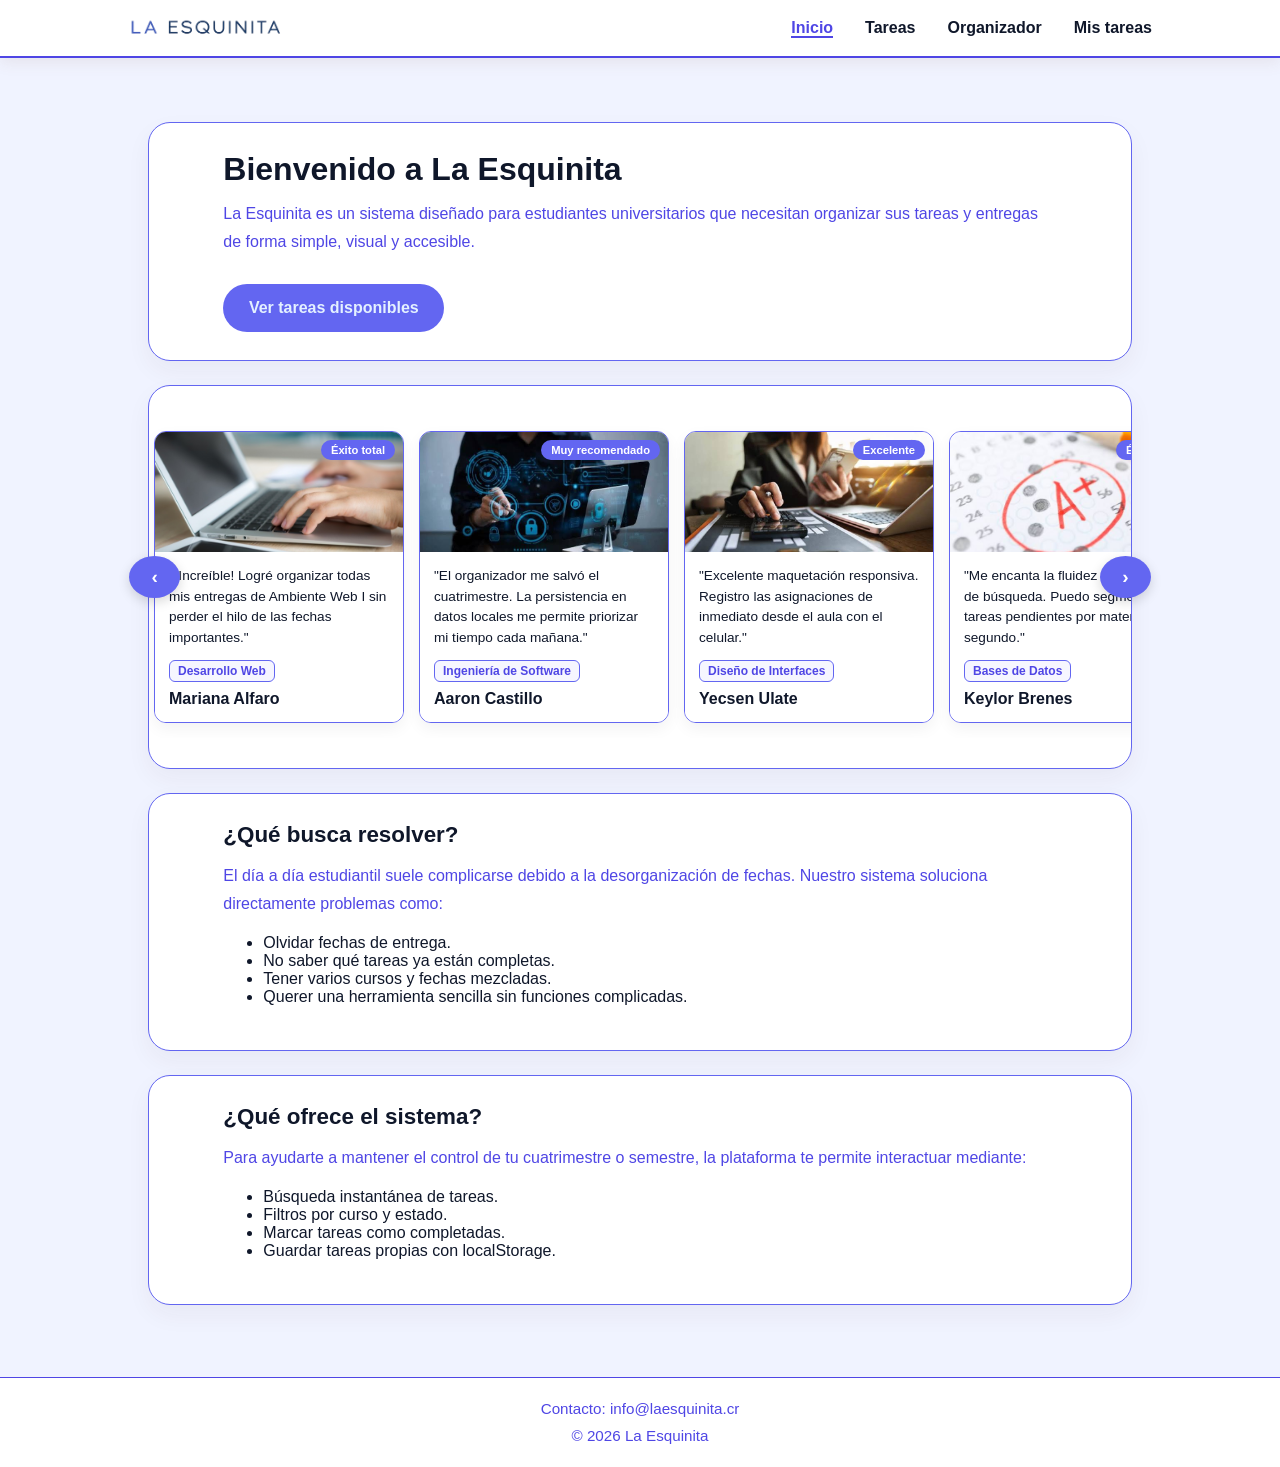
<file: index.html>
<!DOCTYPE html>
<html lang="es">

<head>
    <meta charset="UTF-8">
    <meta name="viewport" content="width=device-width, initial-scale=1.0">
    <meta name="description"
        content="La Esquinita - Organiza tus tareas universitarias y controla tus entregas desde cualquier dispositivo." />
    <meta name="keywords"
        content="tareas universitarias, organización, calendario, pendientes, localStorage, La Esquinita" />
    <link rel="stylesheet" href="css/styles.css">
    <title>La Esquinita | Inicio</title>
</head>

<body>
    <header>
        <div class="container">
            <div class="brand-header">
                <img src="asset/images/letrasLogo.png" alt="Logo La Esquinita" class="logo-img">
            </div>

            <!-- Checkbox oculto que controla el menú -->
            <input type="checkbox" id="menu-toggle" class="menu-toggle">

            <!-- Botón visual del menú hamburguesa -->
            <label for="menu-toggle" class="menu-button">
                <span></span>
                <span></span>
                <span></span>
            </label>

            <nav>
                <ul>
                    <li><a href="index.html" class="active">Inicio</a></li>
                    <li><a href="tareas.html">Tareas</a></li>
                    <li><a href="Organizador.html">Organizador</a></li>
                    <li><a href="Organizador.html#mis-tareas">Mis tareas</a></li>
                </ul>
            </nav>
        </div>
    </header>

    <main>
        <section class="hero-section">
            <div class="container">
                <h1>Bienvenido a La Esquinita</h1>
                <p>La Esquinita es un sistema diseñado para estudiantes universitarios que necesitan organizar sus
                    tareas y entregas de forma simple, visual y accesible.</p>
                <div class="button-row">
                    <a class="button button-primary button-main-action" href="tareas.html">Ver tareas disponibles</a>
                </div>
            </div>
        </section>
        <section class="testimonials-section">
            <div class="carousel-wrapper">
                <button class="carousel-btn prev-btn" id="carousel-prev" type="button">‹</button>

                <div id="testimonials-container" class="testimonials-grid"></div>

                <button class="carousel-btn next-btn" id="carousel-next" type="button">›</button>
            </div>
        </section>
        <section class="problem-section">
            <div class="container">
                <h2>¿Qué busca resolver?</h2>
                <p>El día a día estudiantil suele complicarse debido a la desorganización de fechas. Nuestro sistema
                    soluciona directamente problemas como:</p>
                <ul>
                    <li>Olvidar fechas de entrega.</li>
                    <li>No saber qué tareas ya están completas.</li>
                    <li>Tener varios cursos y fechas mezcladas.</li>
                    <li>Querer una herramienta sencilla sin funciones complicadas.</li>
                </ul>
            </div>
        </section>
        <section class="features-section">
            <div class="container">
                <h2>¿Qué ofrece el sistema?</h2>
                <p>Para ayudarte a mantener el control de tu cuatrimestre o semestre, la plataforma te permite
                    interactuar mediante:</p>
                <ul>
                    <li>Búsqueda instantánea de tareas.</li>
                    <li>Filtros por curso y estado.</li>
                    <li>Marcar tareas como completadas.</li>
                    <li>Guardar tareas propias con localStorage.</li>
                </ul>
            </div>
        </section>
    </main>
    <footer>
        <div class="container">
            <p>Contacto: info@laesquinita.cr</p>
            <p>© 2026 La Esquinita</p>
        </div>
    </footer>
    <script src="js/inicio.js"></script>
</body>

</html>
</file>
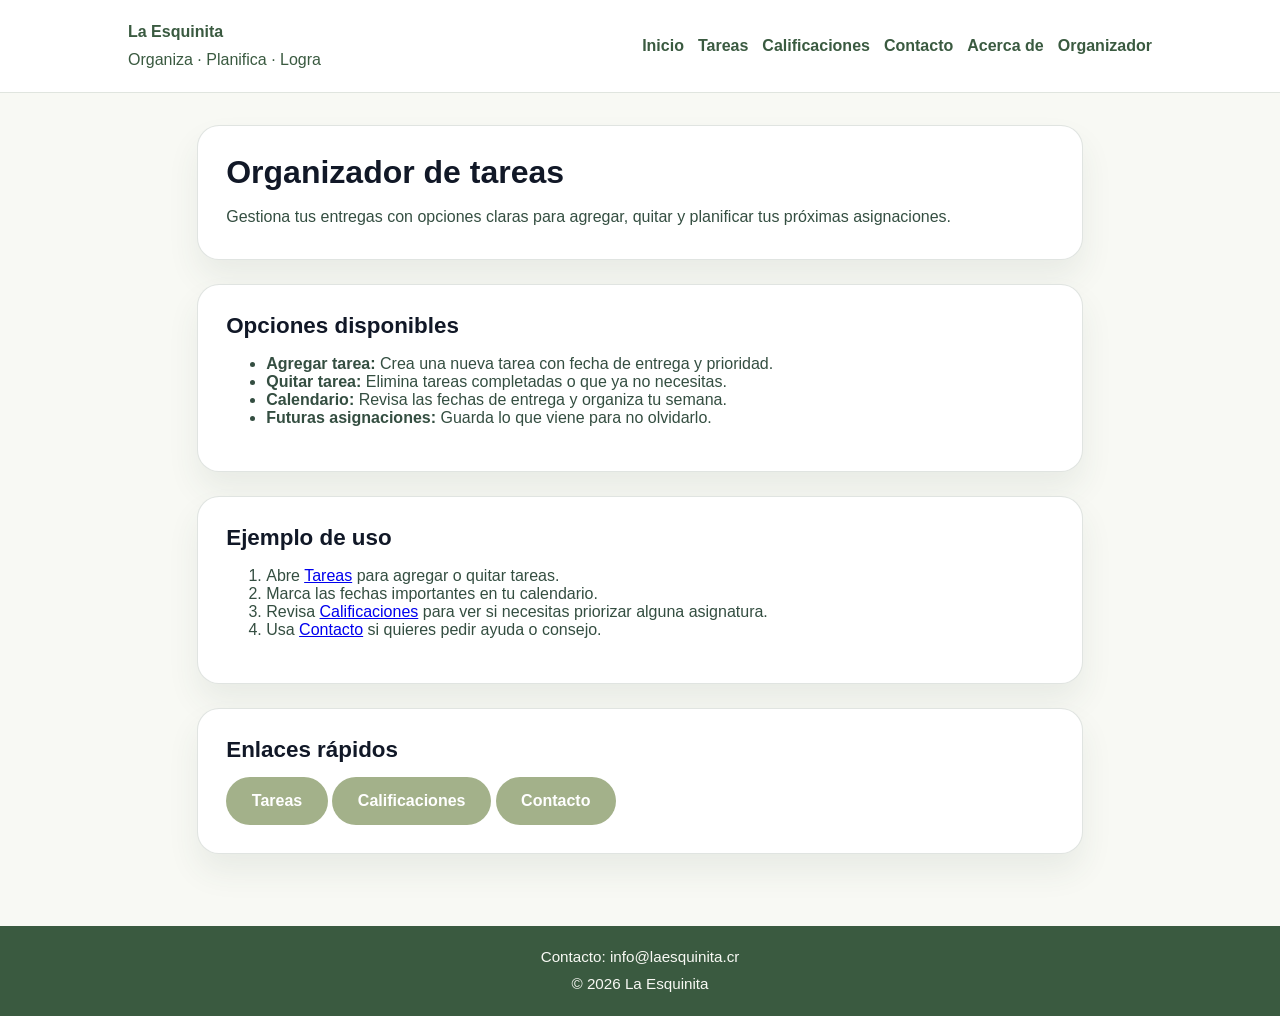
<file: eventos.html>
<!DOCTYPE html>
<html lang="es">
<head>
    <meta charset="UTF-8">
    <meta name="viewport" content="width=device-width, initial-scale=1.0">
    <meta name="description" content="La Esquinita - Organizador de tareas universitarias con filtros, búsqueda y calendario." />
    <link rel="stylesheet" href="styles.css">
    <title>La Esquinita | Organizador</title>
</head>
<body>
    <header>
        <div class="container">
        <div class="brand-header">
            <div class="brand-logo" aria-hidden="true"></div>
            <div>
                <p class="brand-name"><strong>La Esquinita</strong></p>
                <p class="brand-tagline">Organiza · Planifica · Logra</p>
            </div>
        </div>
        <nav>
            <ul>
                <li><a href="index.html">Inicio</a></li>
                <li><a href="tareas.html">Tareas</a></li>
                <li><a href="calificaciones.html">Calificaciones</a></li>
                <li><a href="contacto.html">Contacto</a></li>
                <li><a href="acerca.html">Acerca de</a></li>
                <li><a href="eventos.html">Organizador</a></li>
            </ul>
        </nav>
        </div>
    </header>

    <main>
        <div class="container">
        <section>
            <h1>Organizador de tareas</h1>
            <p>Gestiona tus entregas con opciones claras para agregar, quitar y planificar tus próximas asignaciones.</p>
        </section>

        <section>
            <h2>Opciones disponibles</h2>
            <ul>
                <li><strong>Agregar tarea:</strong> Crea una nueva tarea con fecha de entrega y prioridad.</li>
                <li><strong>Quitar tarea:</strong> Elimina tareas completadas o que ya no necesitas.</li>
                <li><strong>Calendario:</strong> Revisa las fechas de entrega y organiza tu semana.</li>
                <li><strong>Futuras asignaciones:</strong> Guarda lo que viene para no olvidarlo.</li>
            </ul>
        </section>

        <section>
            <h2>Ejemplo de uso</h2>
            <ol>
                <li>Abre <a href="tareas.html">Tareas</a> para agregar o quitar tareas.</li>
                <li>Marca las fechas importantes en tu calendario.</li>
                <li>Revisa <a href="calificaciones.html">Calificaciones</a> para ver si necesitas priorizar alguna asignatura.</li>
                <li>Usa <a href="contacto.html">Contacto</a> si quieres pedir ayuda o consejo.</li>
            </ol>
        </section>
        <section>
            <h2>Enlaces rápidos</h2>
            <div class="button-row">
                <a class="button button-primary button-eventos-tareas" href="tareas.html">Tareas</a>
                <a class="button button-primary button-eventos-calificaciones" href="calificaciones.html">Calificaciones</a>
                <a class="button button-primary button-eventos-contacto" href="contacto.html">Contacto</a>
            </div>
        </section>
        </div>
    </main>

    <footer>
        <p>Contacto: info@laesquinita.cr</p>
        <p>© 2026 La Esquinita</p>
    </footer>
</body>
</html>
</file>
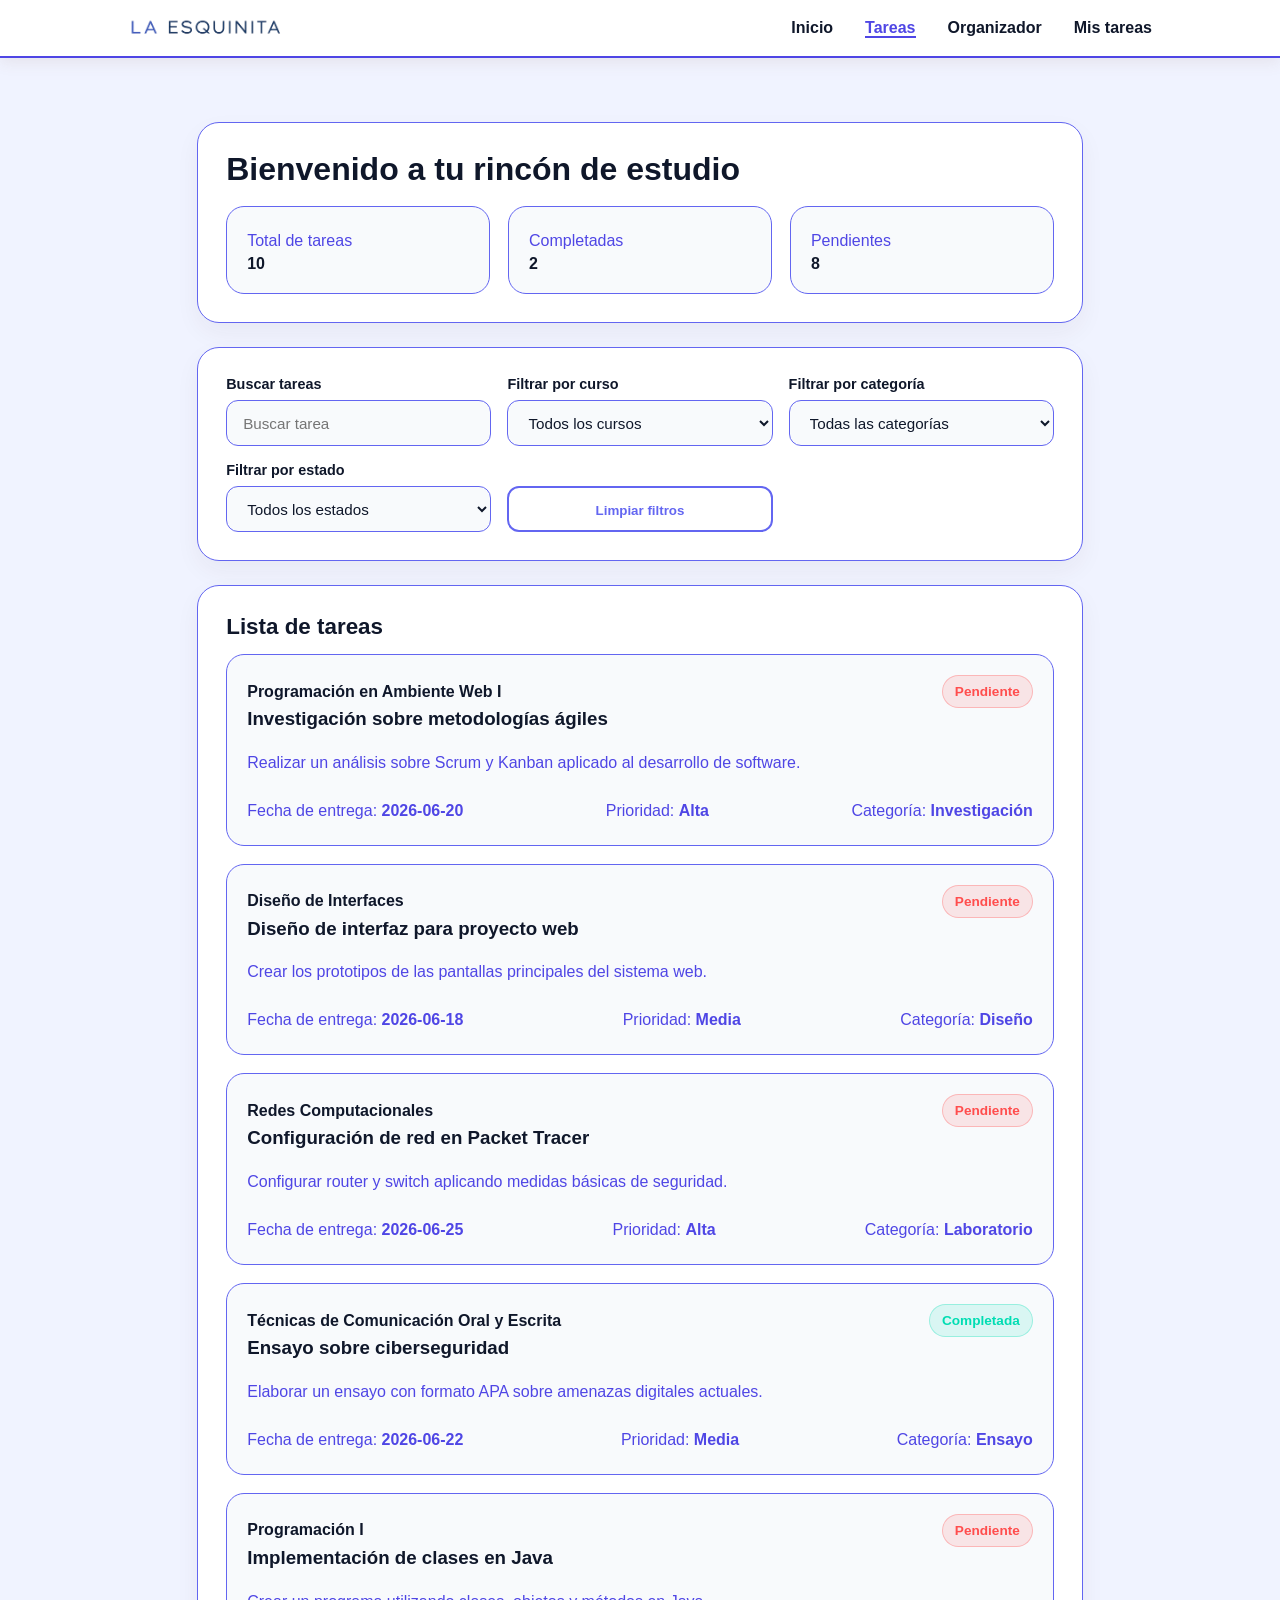
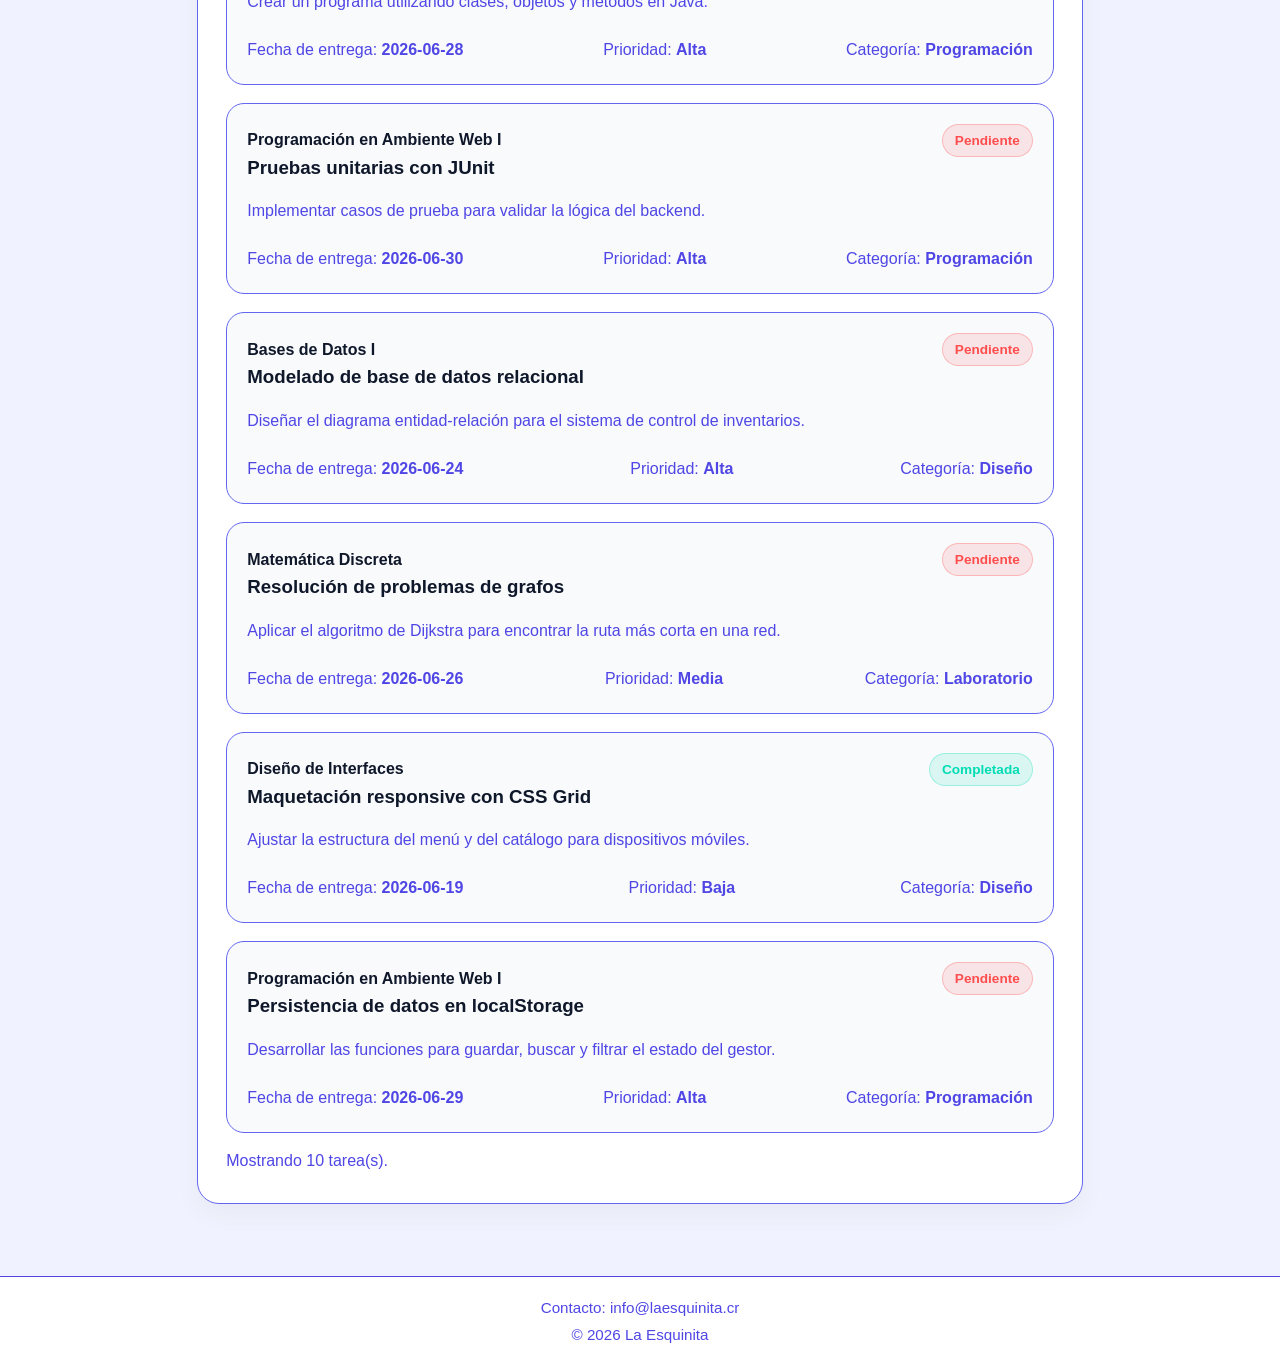
<file: tareas.html>
<!DOCTYPE html>
<html lang="es">

<head>
    <meta charset="UTF-8">
    <meta name="viewport" content="width=device-width, initial-scale=1.0">
    <meta name="description"
        content="La Esquinita - Sistema de organización de tareas universitarias con filtros y almacenamiento local." />
    <meta name="keywords" content="tareas universitarias, organizar, localStorage, filtros, búsqueda" />
    <link rel="stylesheet" href="css/styles.css">
    <title>La Esquinita | Tareas</title>
</head>

<body>
    <header>
        <div class="container">
            <div class="brand-header">
                <img src="asset/images/letrasLogo.png" alt="Logo La Esquinita" class="logo-img">
            </div>

            <!-- Checkbox oculto que controla el menú -->
            <input type="checkbox" id="menu-toggle" class="menu-toggle">

            <!-- Botón visual del menú hamburguesa -->
            <label for="menu-toggle" class="menu-button">
                <span></span>
                <span></span>
                <span></span>
            </label>
            <nav>
                <ul>
                    <li><a href="index.html">Inicio</a></li>
                    <li><a href="tareas.html" class="active">Tareas</a></li>
                    <li><a href="Organizador.html">Organizador</a></li>
                    <li><a href="Organizador.html#mis-tareas">Mis tareas</a></li>
                </ul>
            </nav>
        </div>
    </header>
    <main>
        <div class="container">
            <section>
                <h1>Bienvenido a tu rincón de estudio</h1>
                <div class="stats-grid">
                    <div class="stat-card">
                        <p>Total de tareas</p>
                        <strong id="totalTareas">0</strong>
                    </div>
                    <div class="stat-card">
                        <p>Completadas</p>
                        <strong id="tareasCompletadas">0</strong>
                    </div>
                    <div class="stat-card">
                        <p>Pendientes</p>
                        <strong id="tareasPendientes">0</strong>
                    </div>
                </div>
            </section>
            <section class="controls-grid">
                <div class="control-card">
                    <label for="buscarTarea">Buscar tareas</label>
                    <input id="buscarTarea" type="search" placeholder="Buscar tarea" autocomplete="off">
                </div>
                <div class="control-card">
                    <label for="filtroCurso">Filtrar por curso</label>
                    <select id="filtroCurso">
                        <option value="">Todos los cursos</option>
                    </select>
                </div>
                <div class="control-card">
                    <label for="filtroCategoria">Filtrar por categoría</label>
                    <select id="filtroCategoria">
                        <option value="">Todas las categorías</option>
                    </select>
                </div>
                <div class="control-card">
                    <label for="filtroEstado">Filtrar por estado</label>
                    <select id="filtroEstado">
                        <option value="">Todos los estados</option>
                        <option value="pendiente">Pendientes</option>
                        <option value="completada">Completadas</option>
                    </select>
                </div>
                <div class="control-card control-actions">
                    <button class="button button-secondary button-limpiar-filtros" id="clear-filters"
                        type="button">Limpiar filtros</button>
                </div>
            </section>
            <section>
                <h2>Lista de tareas</h2>
                <div id="tasks-list" class="tasks-grid"></div>
                <p id="empty-state" class="empty-state">No hay tareas para mostrar. Agrega una tarea nueva o ajusta tus
                    filtros.</p>
            </section>
        </div>
    </main>
    <footer>
        <div class="container">
            <p>Contacto: info@laesquinita.cr</p>
            <p>© 2026 La Esquinita</p>
        </div>
    </footer>
    <script src="js/tareas.js"></script>
</body>

</html>
</file>
<file: css/styles.css>
/* =====================================================
   LA ESQUINITA - ESTILOS GENERALES
   Contiene colores, tipografía y configuración base
===================================================== */
:root {
    color-scheme: light;
    font-family: 'Poppins', sans-serif;
    font-size: 16px;

    /* Fondos Vivos y Limpios */
    --bg: #f0f3ff;
    /* Fondo General - Azul sutil muy fresco y moderno */
    --bg-seccion: #ffffff;
    /* Fondo Secciones - Blanco puro para alto contraste */
    --card: #f8fafc;
    /* Fondo Tarjetas - Gris azulado ultra limpio */

    /* Paleta Eléctrica de Contraste */
    --brand-light: #6366f1;
    /* Índigo Eléctrico / Vivo para destacar */
    --brand-medium: #4f46e5;
    /* Azul Real Intenso para estados activos y enlaces */
    --brand-dark: #0f172a;
    /* Azul Oscuro Profundo (Casi negro) para textos principales */

    /* Colores de Estado Solicitados (Vivos y Vibrantes) */
    --estado-rojo: #ff4d4d;
    /* Pendiente / Eliminar */
    --estado-verde: #00ddb3;
    /* Completada (Verde turquesa ultra vivo) */
    --estado-naranja: #ff9f1c;
    /* En proceso / Pendiente aparte */
}

/* =====================================================
   CONFIGURACIÓN GENERAL
===================================================== */
* {
    box-sizing: border-box;
}

html,
body {
    overflow-x: hidden;
}

body {
    margin: 0;
    padding: 0;
    padding-top: 90px;
    background: var(--bg);
    color: var(--brand-dark);
}

.container {
    width: min(1024px, 90%);
    margin: 0 auto;
}

/* =====================================================
   ENCABEZADO Y MENÚ PRINCIPAL
===================================================== */
header {
    background: var(--bg-seccion);
    color: var(--brand-light);
    padding: 18px 0;
    border-bottom: 2px solid var(--brand-medium);
    box-shadow: 0 4px 15px rgba(140, 90, 60, 0.1);
    position: fixed;
    top: 0;
    left: 0;
    width: 100%;
    z-index: 1000;
}

header .container {
    display: flex;
    justify-content: space-between;
    align-items: center;
}

/* Logo */
.brand-header {
    display: flex;
    align-items: center;
}

.logo-img {
    width: 160px;
    height: auto;
    display: block;
}

/* Navegación */
nav ul {
    display: flex;
    flex-wrap: wrap;
    gap: 32px;
    padding: 0;
    margin: 0;
    list-style: none;
}

nav a {
    color: var(--brand-dark);
    text-decoration: none;
    font-weight: 600;
    transition: color 0.25s ease;
}

nav a:hover,
nav a:focus {
    color: var(--brand-light);
}

/* Enlace activo de navegación */
nav a.active {
    color: var(--brand-medium);
    border-bottom: 2px solid var(--brand-medium);
}

/* Checkbox oculto que controla el menú */
.menu-toggle {
    display: none;
}

/* Botón hamburguesa (oculto en escritorio) */
.menu-button {
    display: none;
    width: 34px;
    height: 28px;
    cursor: pointer;
    flex-direction: column;
    justify-content: space-between;
}

.menu-button span {
    display: block;
    height: 3px;
    background-color: var(--brand-medium);
    border-radius: 4px;
}

/* =====================================================
   CONTENIDO PRINCIPAL
===================================================== */
main {
    max-width: 1024px;
    margin: 0 auto;
    padding: 32px 20px 48px;
}

/* Cada sección del sitio con fondo blanco estricto */
section {
    background: var(--bg-seccion);
    border: 1px solid var(--brand-light);
    border-radius: 22px;
    box-shadow: 0 10px 25px rgba(75, 46, 43, 0.05);
    padding: 28px;
    margin-bottom: 24px;
}

/* Títulos */
h1,
h2,
h3 {
    color: var(--brand-dark);
    margin-top: 0;
}

h1 {
    font-size: clamp(2rem, 2.4vw, 2.6rem);
    margin-bottom: 12px;
}

h2 {
    font-size: 1.4rem;
    margin-bottom: 14px;
}

p {
    line-height: 1.75;
    margin: 0;
    color: var(--brand-medium);
}

html {
    scroll-behavior: smooth;
}

#mis-tareas {
    scroll-margin-top: 100px;
}
/* =====================================================
   BOTONES GENERALES DEL SISTEMA
===================================================== */
.button,
button,
a.button {
    display: inline-block;
    padding: 0.95rem 1.6rem;
    border-radius: 999px;
    text-decoration: none;
    font-weight: 600;
    cursor: pointer;
    transition: transform .2s ease, background .25s ease, box-shadow .25s ease;
}

/* Botón principal */
.button-primary,
#btnAgregarTarea {
    background: var(--brand-light);
    color: #e4f1ff;
    border: none;
}

.button-primary:hover,
#btnAgregarTarea:hover {
    background: var(--brand-medium);
    transform: translateY(-2px);
    box-shadow: 0 4px 10px rgba(99, 102, 241, 0.3);
}

/* Botón secundario */
.button-secondary {
    background: transparent;
    color: var(--brand-light);
    border: 2px solid var(--brand-light);
}

.button-secondary:hover {
    background: #e4f1ff;
    color: var(--brand-dark);
    transform: translateY(-2px);
}

.button-row {
    margin-top: 28px;
}

/* =====================================================
   TARJETAS DE ESTADÍSTICAS
===================================================== */
.stats-grid {
    display: grid;
    grid-template-columns: repeat(3, minmax(160px, 1fr));
    gap: 18px;
    margin-top: 18px;
}

.stat-card {
    background: var(--card);
    border: 1px solid var(--brand-light);
    border-radius: 18px;
    padding: 20px;
}

/* =====================================================
   TARJETAS DE TAREAS
===================================================== */
.tasks-grid {
    display: grid;
    grid-template-columns: 1fr;
    gap: 18px;
}

.task-card {
    background: var(--card);
    border-radius: 18px;
    padding: 20px;
    border: 1px solid var(--brand-light);
}

.task-top {
    display: flex;
    justify-content: space-between;
    gap: 16px;
    flex-wrap: wrap;
    align-items: center;
}

.task-course {
    color: var(--brand-dark);
    font-weight: 600;
}

.task-description {
    margin-bottom: 20px;
    color: var(--brand-medium);
}

.task-meta {
    display: flex;
    justify-content: space-between;
    flex-wrap: wrap;
    gap: 14px;
}

/* =====================================================
   ESTADOS DE LAS TAREAS (CHIPS ADAPTADOS A VARIABLES VIVAS)
===================================================== */
.status-chip {
    display: inline-flex;
    padding: 8px 12px;
    border-radius: 999px;
    font-size: .85rem;
    font-weight: 700;
}

/* Rojo vivo para pendiente */
.status-pendiente {
    background: rgba(255, 77, 77, 0.12);
    color: var(--estado-rojo);
    border: 1px solid rgba(255, 77, 77, 0.3);
}

/* Verde vivo para completada */
.status-completada {
    background: rgba(0, 221, 179, 0.12);
    color: var(--estado-verde);
    border: 1px solid rgba(0, 221, 179, 0.3);
}

/* Naranja vivo para en proceso / pendiente aparte */
.status-proceso {
    background: rgba(255, 159, 28, 0.12);
    color: var(--estado-naranja);
    border: 1px solid rgba(255, 159, 28, 0.3);
}

/* =====================================================
   FORMULARIO DEL ORGANIZADOR
===================================================== */
.task-layout {
    display: grid;
    grid-template-columns: minmax(0, 1fr) minmax(0, 1fr);
    gap: 24px;
    align-items: start;
}

.task-form {
    background: var(--bg-seccion);
    border-radius: 22px;
    padding: 28px;
    border: 1px solid var(--brand-light);
    box-shadow: 0 10px 25px rgba(75, 46, 43, 0.05);
}

.task-form .form-group {
    display: grid;
    gap: 10px;
    margin-bottom: 18px;
}

.task-form label {
    font-weight: 600;
    color: var(--brand-dark);
}

input,
select,
textarea {
    width: 100%;
    padding: 14px 16px;
    border: 1px solid var(--brand-light);
    border-radius: 14px;
    font: inherit;
    color: var(--brand-dark);
    background: var(--card);
    transition: outline 0.2s ease, box-shadow 0.2s ease;
}

textarea {
    min-height: 120px;
    resize: vertical;
}

input:focus,
select:focus,
textarea:focus {
    outline: 2px solid var(--brand-light);
    box-shadow: 0 0 8px rgba(99, 102, 241, 0.15);
}

.form-group input,
.form-group select,
.form-group textarea {
    min-width: 0;
}

/* =====================================================
   VISTA PREVIA
===================================================== */
.task-preview {
    background: var(--card);
    border-radius: 22px;
    padding: 28px;
    border: 1px solid var(--brand-light);
    min-height: 350px;
}

.task-preview h3 {
    color: var(--brand-dark);
    margin-bottom: 20px;
}

.task-preview p {
    margin-bottom: 12px;
    color: var(--brand-dark);
}

.task-form,
.task-preview {
    min-width: 0;
}


/* =====================================================
   FILTROS DE MIS TAREAS
===================================================== */
.filters-horizontal {
    display: flex;
    gap: 15px;
    flex-wrap: wrap;
    align-items: center;
}

.filters-horizontal select,
.filters-horizontal input {
    flex: 1;
    min-width: 180px;
}

/* =====================================================
   CONTROLES DE FILTROS EN TAREAS GENERALES
===================================================== */
.controls-grid {
    display: grid;
    grid-template-columns: repeat(auto-fit, minmax(220px, 1fr));
    gap: 16px;
    width: 100%;
    align-items: flex-end;
    margin-top: 15px;
}

.control-card {
    display: flex;
    flex-direction: column;
    gap: 8px;
    width: 100%;
}

.control-card label {
    font-weight: 600;
    font-size: 0.9rem;
    color: var(--brand-dark);
}

.control-card input,
.control-card select {
    width: 100%;
    height: 46px;
    padding: 10px 16px;
    border: 1px solid var(--brand-light);
    border-radius: 12px;
    background-color: var(--card);
    color: var(--brand-dark);
    font-family: inherit;
    font-size: 0.95rem;
    box-sizing: border-box;
    transition: border-color 0.2s, box-shadow 0.2s;
}

.control-card input:focus,
.control-card select:focus {
    outline: none;
    border-color: var(--brand-medium);
    box-shadow: 0 0 0 3px rgba(99, 102, 241, 0.15);
}

.control-actions {
    display: flex;
    flex-direction: column;
    justify-content: flex-end;
}

.control-actions .help-text {
    font-size: 0.85rem;
    color: var(--brand-medium);
    margin: 0 0 4px 0;
}

.button-limpiar-filtros {
    width: 100%;
    height: 46px;
    border-radius: 12px;
}

/* =====================================================
   TARJETAS GENERADAS DESDE JAVASCRIPT
===================================================== */
.user-task-card {
    background: var(--card);
    border-radius: 18px;
    padding: 20px;
    border: 1px solid var(--brand-light);
    margin-bottom: 18px;
}

.user-task-card h3 {
    color: var(--brand-dark);
}

.task-info {
    margin-bottom: 15px;
    color: var(--brand-medium);
}

/* =====================================================
   BOTONES INTERNOS DE ACCIÓN DE TAREAS
===================================================== */
.task-buttons {
    display: flex;
    gap: 10px;
    flex-wrap: wrap;
}

.complete-button {
    background: var(--brand-light);
    color: #f8fafc;
    border: none;
    padding: 10px 18px;
    border-radius: 999px;
    cursor: pointer;
    font-weight: 600;
    transition: background 0.25s ease, transform 0.2s ease;
}

.complete-button:hover {
    background: var(--brand-medium);
    transform: translateY(-1px);
}

/* Botón Eliminar corregido: Rojo vivo por defecto */
.delete-button {
    background: var(--estado-rojo);
    color: #ffffff;
    border: none;
    padding: 10px 18px;
    border-radius: 999px;
    cursor: pointer;
    font-weight: 600;
    transition: background 0.25s ease, transform 0.2s ease;
}

.delete-button:hover {
    background: #cc3333;
    /* Un matiz de rojo más oscuro */
    transform: translateY(-1px);
}

/* MENSAJE ESTADO VACÍO */
.empty-state {
    margin-top: 14px;
    color: var(--brand-medium);
}

/* =====================================================
   PIE DE PÁGINA
===================================================== */
footer {
    background: var(--bg-seccion);
    color: var(--brand-medium);
    text-align: center;
    padding: 18px 20px;
    font-size: .95rem;
    border-top: 1px solid var(--brand-medium);
}

/* =====================================================
   SECCIÓN DE RECOMENDACIONES Y CARRUSEL INFINITO
===================================================== */
.testimonials-section {
    padding: 30px 0;
    background-color: var(--bg-seccion) !important;
    /* Blanco puro */
}

.testimonials-section h2 {
    text-align: center;
    color: var(--brand-dark);
    margin-bottom: 20px;
}

.carousel-wrapper {
    position: relative;
    width: 100%;
    display: block;
    background-color: var(--bg-seccion) !important;
}

.testimonials-grid {
    display: flex;
    flex-wrap: nowrap !important;
    gap: 15px;
    padding: 15px 5px;
    overflow-x: auto;
    scroll-behavior: smooth;
    background-color: var(--bg-seccion) !important;
    scrollbar-width: none;
    -ms-overflow-style: none;
}

.testimonials-grid::-webkit-scrollbar {
    display: none !important;
}

/* TARJETAS DEL CARRUSEL */
.custom-recommendation-card {
    background: var(--bg-seccion);
    border-radius: 12px;
    overflow: hidden;
    box-shadow: 0 6px 15px rgba(0, 0, 0, 0.05);
    border: 1px solid var(--brand-light);
    display: flex;
    flex-direction: column;
    position: relative;

    /* Bloqueo estricto de tamaño */
    flex: 0 0 250px !important;
    width: 250px !important;
    min-width: 250px !important;
    max-width: 250px !important;
    transition: transform 0.2s ease;
}

.custom-recommendation-card:hover {
    transform: translateY(-3px);
    border-color: var(--brand-medium);
}

.card-image-wrapper {
    position: relative;
    width: 100% !important;
    height: 120px !important;
    min-height: 120px !important;
    max-height: 120px !important;
    overflow: hidden;
}

.card-image-wrapper img {
    width: 100% !important;
    height: 100% !important;
    object-fit: cover !important;
}

.status-badge-floating {
    position: absolute;
    top: 8px;
    right: 8px;
    padding: 4px 10px;
    border-radius: 20px;
    font-size: 0.7rem;
    font-weight: bold;
    color: #ffffff;
    background-color: var(--brand-light);
    z-index: 2;
}

.card-content-body {
    padding: 14px;
    display: flex;
    flex-direction: column;
    flex-grow: 1;
    background: var(--bg-seccion);
}

.card-comment-text {
    font-size: 0.85rem;
    color: var(--brand-dark);
    line-height: 1.5;
    margin: 0 0 12px 0;
    min-height: 65px;
}

.course-tag {
    display: inline-block;
    align-self: flex-start;
    background-color: rgba(99, 102, 241, 0.06);
    color: var(--brand-medium);
    border: 1px solid var(--brand-light);
    padding: 3px 8px;
    border-radius: 6px;
    font-size: 0.75rem;
    font-weight: bold;
    margin-bottom: 8px;
}

.card-content-body h3 {
    font-size: 1rem;
    color: var(--brand-dark);
    margin: 0;
}

/* FLECHAS FLOTANTES DEL CARRUSEL */
.carousel-btn {
    position: absolute;
    top: 50%;
    transform: translateY(-50%);
    background: var(--brand-light);
    color: white;
    border: none;
    width: 42px;
    height: 42px;
    border-radius: 50%;
    font-size: 1.2rem;
    font-weight: bold;
    cursor: pointer;
    z-index: 10;
    display: flex;
    align-items: center;
    justify-content: center;
    box-shadow: 0 4px 12px rgba(0, 0, 0, 0.15);
    transition: background-color 0.2s, transform 0.2s;
}

.carousel-btn:hover {
    background: var(--brand-medium);
    transform: translateY(-50%) scale(1.1);
}

.prev-btn {
    left: -20px;
}

.next-btn {
    right: -20px;
}

/* =====================================================
   DISEÑO RESPONSIVO
===================================================== */
@media(max-width:840px) {
    .stats-grid {
        grid-template-columns: 1fr;
    }

    .task-layout {
        grid-template-columns: minmax(0, 1fr);
    }

    .tasks-calendar-layout {
        grid-template-columns: 1fr;
    }
}

@media(max-width:768px) {
    header .container {
        flex-direction: row;
        flex-wrap: wrap;
        justify-content: space-between;
        gap: 15px;
    }

    .prev-btn {
        left: 4px;
    }

    .next-btn {
        right: 4px;
    }

    .logo-img {
        width: 180px;
    }

    /* Muestra el botón hamburguesa */
    .menu-button {
        display: flex;
    }

    nav {
        display: none;
        position: absolute;
        top: 100%;
        left: 0;
        width: 100%;
        background: var(--bg-seccion);
        box-shadow: 0 8px 15px rgba(0, 0, 0, 0.08);
        padding: 14px;
    }

    /* Cuando el checkbox está marcado, se muestra el menú */
    .menu-toggle:checked~nav {
        display: block;
    }

    nav ul {
        flex-direction: column;
        text-align: center;
    }

    .filters-horizontal {
        flex-direction: column;
    }

    .filters-horizontal select,
    .filters-horizontal input {
        width: 100%;
    }
}
</file>
<file: styles.css>
/* =====================================================
   LA ESQUINITA - ESTILOS GENERALES
   Contiene colores, tipografía y configuración base
===================================================== */


:root {

    color-scheme: light;

    font-family: 'Poppins', sans-serif;

    font-size: 16px;

    /* Colores principales del proyecto */

    --bg: #F8F9F4;
    --primary: #A3B18A;
    --primary-dark: #588157;
    --primary-deep: #3A5A40;
    --card: #DAD7CD;
    --accent: #BC6C25;

    --text: #344E41;
    --muted: #6D7A66;

}




/* =====================================================
   CONFIGURACIÓN GENERAL
===================================================== */


* {

    box-sizing: border-box;

}



body {

    margin: 0;

    padding: 0;

    background: var(--bg);

    color: var(--text);

}



.container {

    width: min(1024px,90%);

    margin: 0 auto;

}





/* =====================================================
   ENCABEZADO Y MENÚ PRINCIPAL
===================================================== */


header {

    background: #FFFFFF;

    color: var(--primary-deep);

    padding:18px 0;

    border-bottom:
    1px solid rgba(86,112,80,0.18);

}



header .container {

    display:flex;

    justify-content:space-between;

    align-items:center;

}



/* Logo */

.brand-header {

    display:flex;

    align-items:center;

}



.logo-img {

    width:340px;

    height:auto;

    display:block;

}




/* Navegación */

nav ul {

    display:flex;

    flex-wrap:wrap;

    gap:14px;

    padding:0;

    margin:0;

    list-style:none;

}



nav a {

    color:var(--primary-deep);

    text-decoration:none;

    font-weight:600;

}



nav a:hover,
nav a:focus {

    color:var(--primary);

}





/* =====================================================
   CONTENIDO PRINCIPAL
===================================================== */


main {

    max-width:1024px;

    margin:0 auto;

    padding:32px 20px 48px;

}




/* Cada sección del sitio */

section {

    background:#FFFFFF;

    border:1px solid rgba(133,148,135,0.25);

    border-radius:22px;

    box-shadow:
    0 18px 32px rgba(52,78,65,0.08);

    padding:28px;

    margin-bottom:24px;

}





/* Títulos */

h1,
h2,
h3 {

    color:#111827;

    margin-top:0;

}



h1 {

    font-size:
    clamp(2rem,2.4vw,2.6rem);

    margin-bottom:12px;

}



h2 {

    font-size:1.4rem;

    margin-bottom:14px;

}



p {

    line-height:1.75;

    margin:0;

}





/* =====================================================
   BOTONES GENERALES
===================================================== */


.button,
a.button {


    display:inline-block;

    padding:
    0.95rem 1.6rem;

    border-radius:999px;

    text-decoration:none;

    font-weight:600;

    cursor:pointer;

    transition:
    transform .2s ease,
    background .25s ease;

}



.button-primary {

    background:var(--primary);

    color:white;

    border:none;

}



.button-primary:hover {

    background:var(--primary-dark);

}





/* =====================================================
   TARJETAS DE ESTADÍSTICAS
   Usadas en Inicio y Mis tareas
===================================================== */


.stats-grid {


    display:grid;

    grid-template-columns:
    repeat(3,minmax(160px,1fr));

    gap:18px;

    margin-top:18px;


}



.stat-card {


    background:var(--card);

    border-radius:18px;

    padding:20px;


}





/* =====================================================
   TARJETAS DE TAREAS
===================================================== */


.tasks-grid {


    display:grid;

    grid-template-columns:1fr;

    gap:18px;


}



.task-card {


    background:var(--card);

    border-radius:18px;

    padding:20px;

    border:
    1px solid rgba(88,129,87,0.18);


}



.task-top {


    display:flex;

    justify-content:space-between;

    gap:16px;

    flex-wrap:wrap;

    align-items:center;

}



.task-course {


    color:var(--primary-dark);

    font-weight:600;

}



.task-description {


    margin-bottom:20px;

}



.task-meta {


    display:flex;

    justify-content:space-between;

    flex-wrap:wrap;

    gap:14px;


}





/* =====================================================
   ESTADOS DE LAS TAREAS
===================================================== */


.status-chip {


    display:inline-flex;

    padding:8px 12px;

    border-radius:999px;

    font-size:.85rem;

    font-weight:700;

}



.status-pendiente {


    background:
    rgba(188,108,37,.12);

    color:#8E4A0C;


}



.status-completada {


    background:
    rgba(88,129,87,.18);

    color:var(--primary-dark);


}


/* =====================================================
   FORMULARIO DEL ORGANIZADOR
   Divide pantalla en:
   formulario | vista previa
===================================================== */


.task-layout {

    display:grid;

    grid-template-columns:1fr 1fr;

    gap:24px;

    align-items:start;

}





/* Contenedor del formulario */

.task-form {

    background:#FFFFFF;

    border-radius:22px;

    padding:28px;

    border:
    1px solid rgba(133,148,135,0.25);

    box-shadow:
    0 18px 32px rgba(52,78,65,0.08);

}





/* Espacio entre campos */

.task-form .form-group {

    display:grid;

    gap:10px;

    margin-bottom:18px;

}




/* Nombre de los campos */

.task-form label {

    font-weight:600;

    color:var(--primary-deep);

}




/* Inputs, select y textarea */

input,
select,
textarea {


    width:100%;

    padding:14px 16px;

    border:

    1px solid rgba(88,129,87,0.18);

    border-radius:14px;

    font:inherit;

    color:var(--text);

    background:#FFFFFF;


}



textarea {

    min-height:120px;

    resize:vertical;

}



input:focus,
select:focus,
textarea:focus {


    outline:

    2px solid rgba(163,177,138,.35);

}





/* =====================================================
   BOTÓN AGREGAR TAREA
===================================================== */


#btnAgregarTarea {


    background:var(--primary);

    color:white;

    border:none;

    padding:14px 24px;

    border-radius:999px;

    font-weight:600;

    cursor:pointer;

}



#btnAgregarTarea:hover {


    background:var(--primary-dark);

    transform:translateY(-2px);


}




/* =====================================================
   VISTA PREVIA
   Muestra la información antes de guardar
===================================================== */


.task-preview {


    background:var(--card);

    border-radius:22px;

    padding:28px;

    border:

    1px solid rgba(88,129,87,.18);


    min-height:350px;


}



.task-preview h3 {


    color:var(--primary-deep);

    margin-bottom:20px;


}



.task-preview p {


    margin-bottom:12px;


}





/* =====================================================
   FILTROS DE MIS TAREAS
   Los coloca de forma horizontal

===================================================== */


.filters-horizontal {


    display:flex;

    gap:15px;

    flex-wrap:wrap;

    align-items:center;


}



.filters-horizontal select,
.filters-horizontal input {


    flex:1;

    min-width:180px;


}





/* =====================================================
   DISTRIBUCIÓN MIS TAREAS + CALENDARIO
   Izquierda: tareas
   Derecha: calendario
===================================================== */


.tasks-calendar-layout {


    display:grid;

    grid-template-columns:

    2fr 1fr;


    gap:25px;


}






/* =====================================================
   CALENDARIO
===================================================== */


.calendar {


    background:var(--card);

    padding:20px;

    border-radius:18px;

}



/* Encabezado del calendario */

.calendar h3 {


    color:var(--primary-deep);

    text-align:center;


}



/* Cuadrícula de días */


.calendar-grid {


    display:grid;

    grid-template-columns:
    repeat(7,1fr);

    gap:8px;


}



.calendar-day {


    background:white;

    padding:10px;

    border-radius:10px;

    text-align:center;


}





/* Punto que indica una tarea */

.calendar-point {


    width:8px;

    height:8px;

    background:var(--accent);

    border-radius:50%;

    display:inline-block;


}





/* =====================================================
   TARJETAS GENERADAS DESDE JAVASCRIPT
===================================================== */


.user-task-card {


    background:white;

    border-radius:18px;

    padding:20px;

    border:

    1px solid rgba(88,129,87,.18);


    margin-bottom:18px;


}



.user-task-card h3 {


    color:var(--primary-deep);


}




/* Información de la tarea */


.task-info {


    margin-bottom:15px;


}




/* =====================================================
   BOTONES DENTRO DE LAS TAREAS
===================================================== */


.task-buttons {


    display:flex;

    gap:10px;

    flex-wrap:wrap;


}



.complete-button {


    background:var(--primary);

    color:white;

    border:none;

    padding:10px 18px;

    border-radius:999px;

    cursor:pointer;


}



.complete-button:hover {


    background:var(--primary-dark);


}



.delete-button {


    background:var(--accent);

    color:white;

    border:none;

    padding:10px 18px;

    border-radius:999px;

    cursor:pointer;


}




/* =====================================================
   MENSAJE CUANDO NO EXISTEN TAREAS
===================================================== */


.empty-state {


    margin-top:14px;

    color:var(--muted);


}





/* =====================================================
   PIE DE PÁGINA
===================================================== */


footer {


    background:#3A5A40;

    color:#F8F9F4;

    text-align:center;

    padding:18px 20px;

    font-size:.95rem;


}





/* =====================================================
   DISEÑO RESPONSIVO
   Para celulares y tablets
===================================================== */


@media(max-width:840px){


    .stats-grid {


        grid-template-columns:1fr;


    }


    .task-layout {


        grid-template-columns:1fr;


    }


    .tasks-calendar-layout {


        grid-template-columns:1fr;


    }


}





@media(max-width:640px){


    header .container {


        flex-direction:column;

        gap:15px;


    }



    .logo-img {


        width:180px;


    }



    nav ul {


        flex-direction:column;

        text-align:center;


    }



    .filters-horizontal {


        flex-direction:column;


    }



    .filters-horizontal select,
    .filters-horizontal input {


        width:100%;


    }


}
/* ===============================
   BOTONES GENERALES DEL SISTEMA
================================ */


.button,
button,
a.button {


    display:inline-block;

    padding:0.95rem 1.6rem;

    border-radius:999px;

    text-decoration:none;

    font-weight:600;

    cursor:pointer;

    transition:
    transform .2s ease,
    background .25s ease;


}


/* Botón principal */

.button-primary,
#btnAgregarTarea {


    background:var(--primary);

    color:white;

    border:none;


}


.button-primary:hover,
#btnAgregarTarea:hover {


    background:var(--primary-dark);

    transform:translateY(-2px);


}
/* Botón secundario */
.button-secondary {
    background: transparent;
    color: var(--primary-deep);
    border: 2px solid var(--primary);
}

.button-secondary:hover {
    background: rgba(163, 177, 138, 0.15);
    color: var(--primary-dark);
    transform: translateY(-2px);
}
</file>
